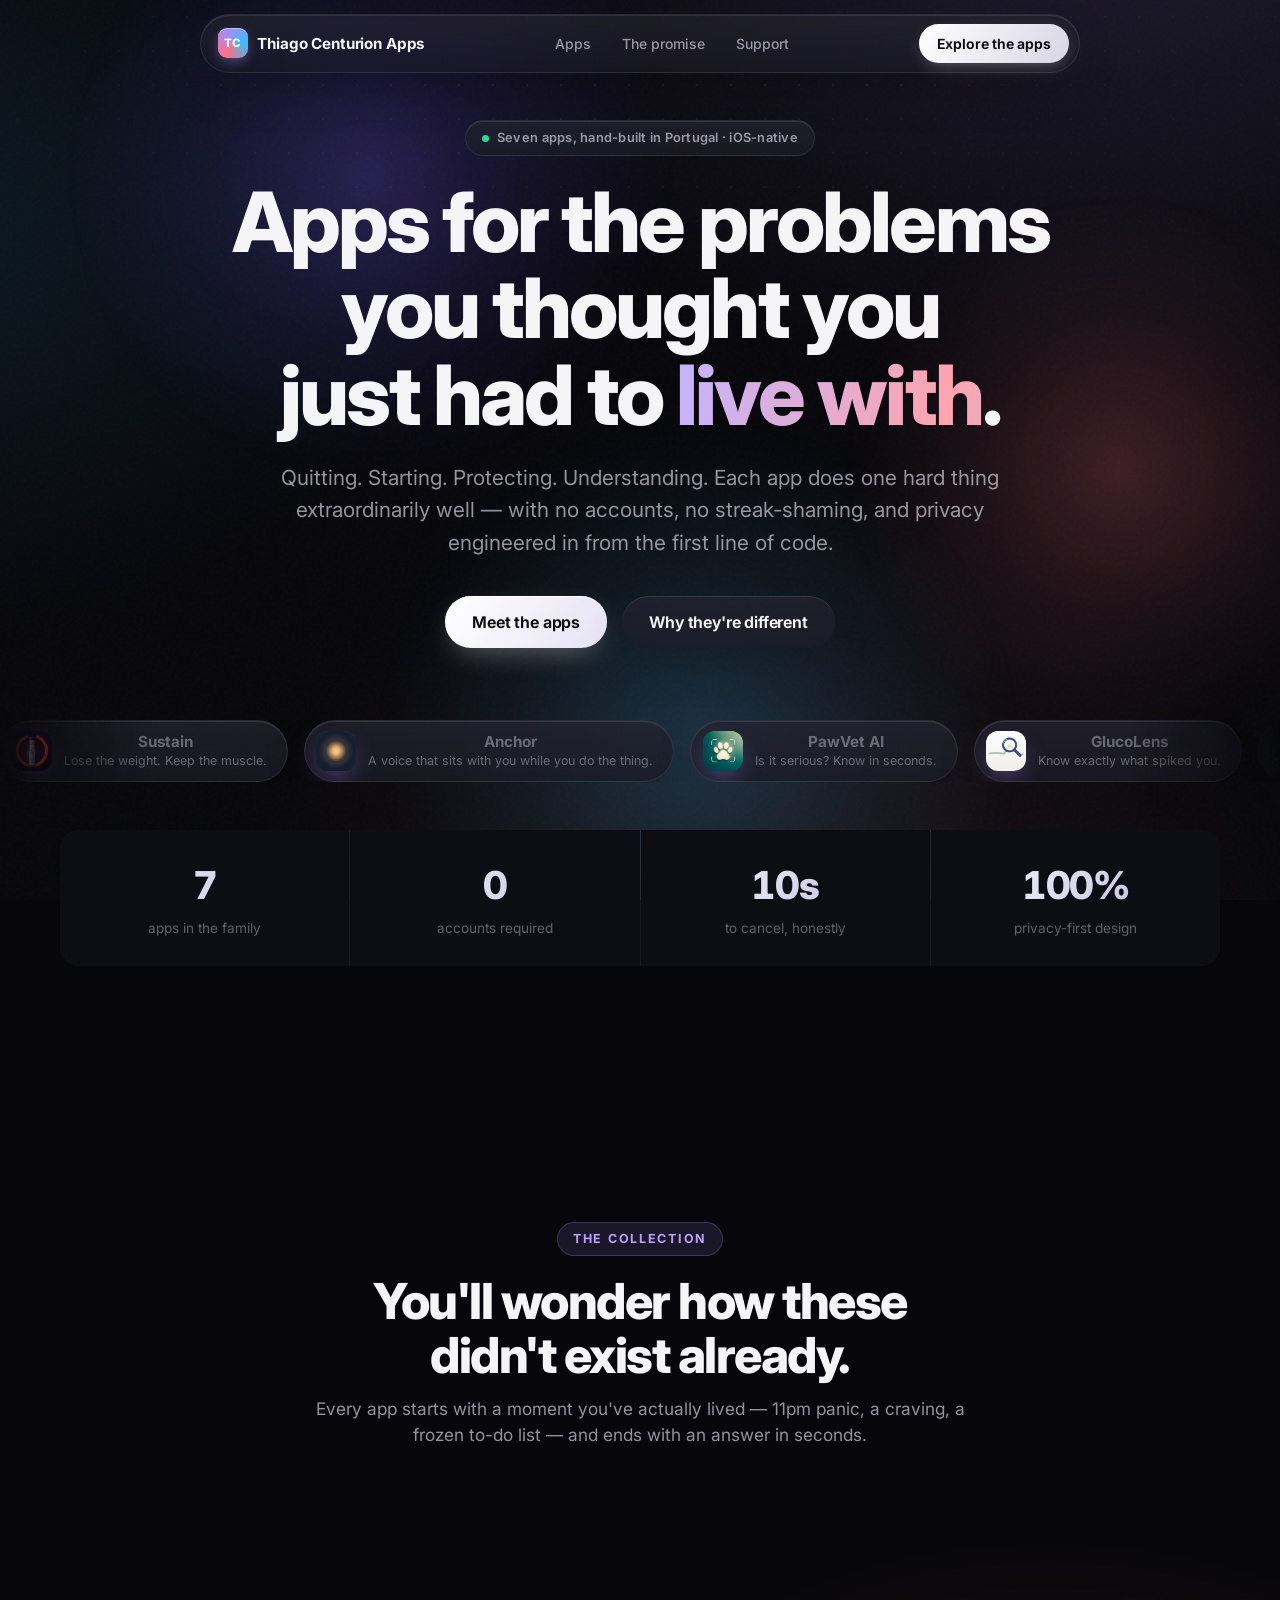
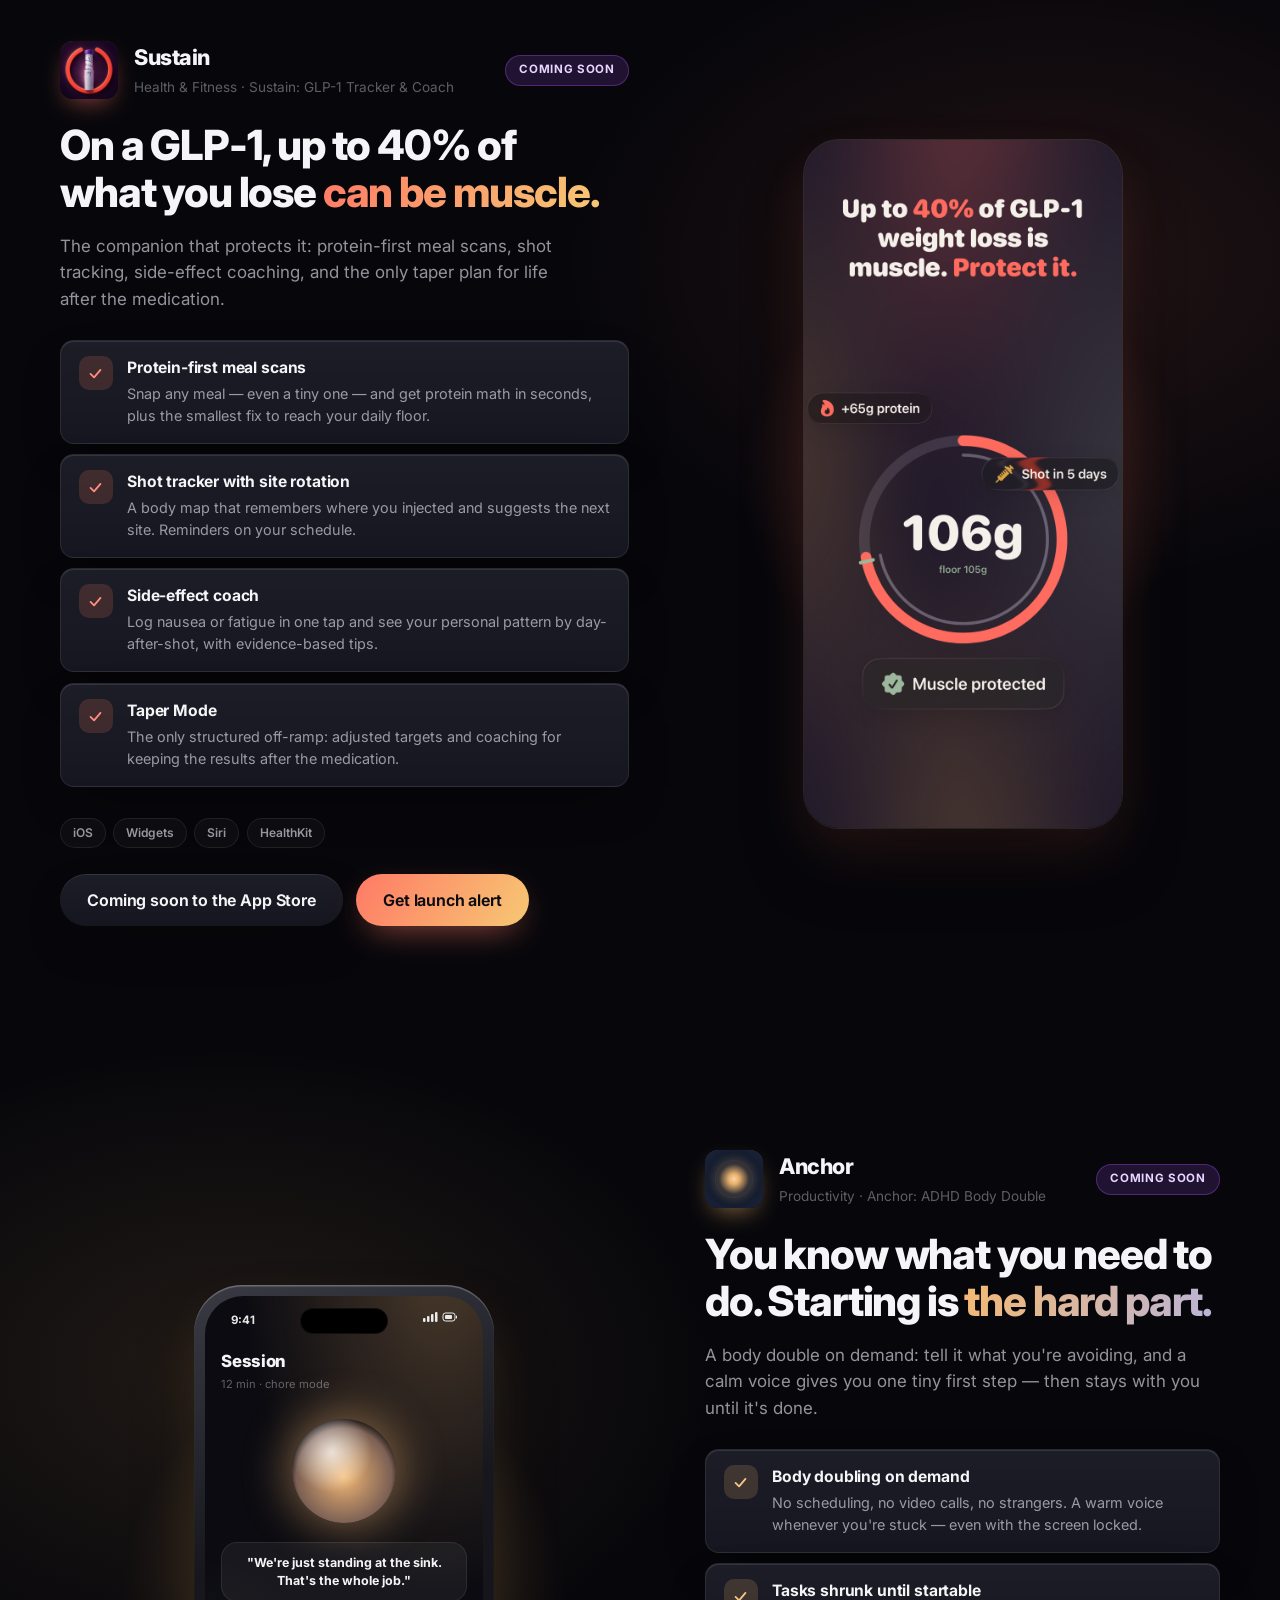
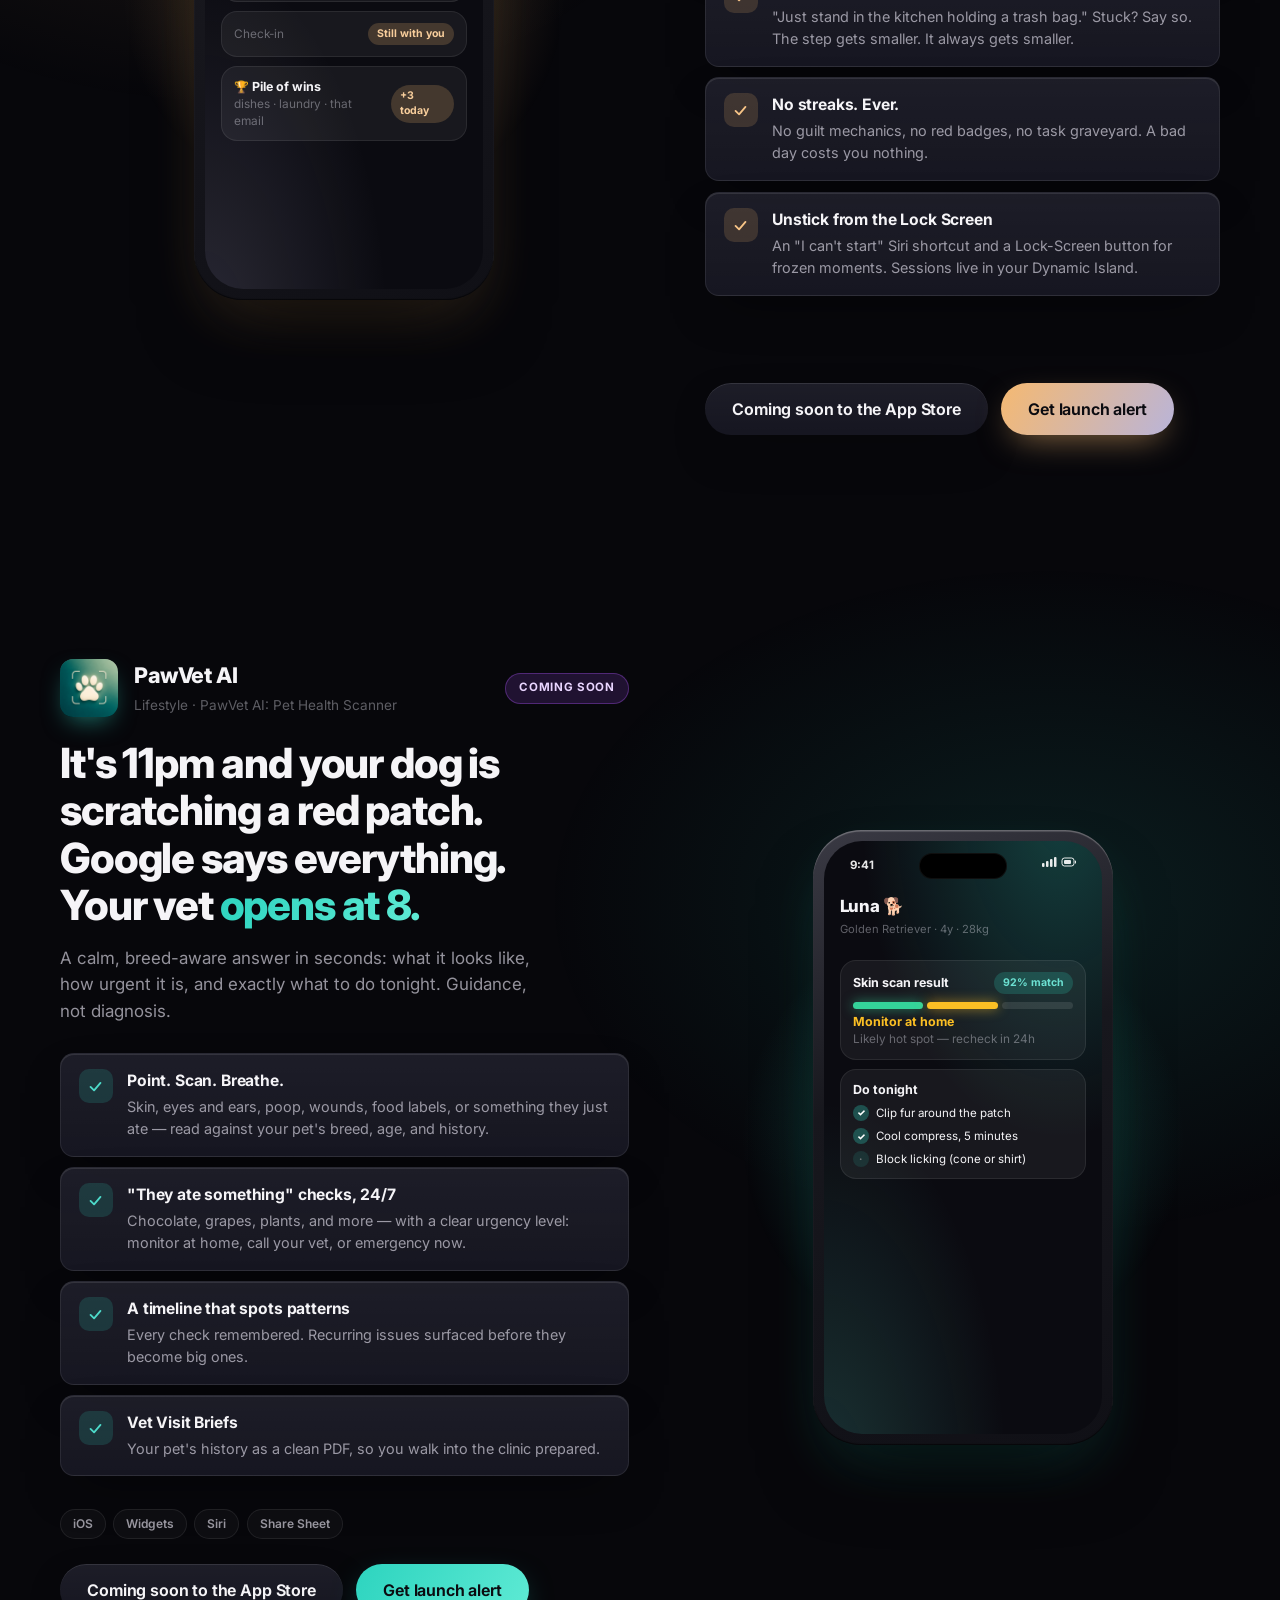
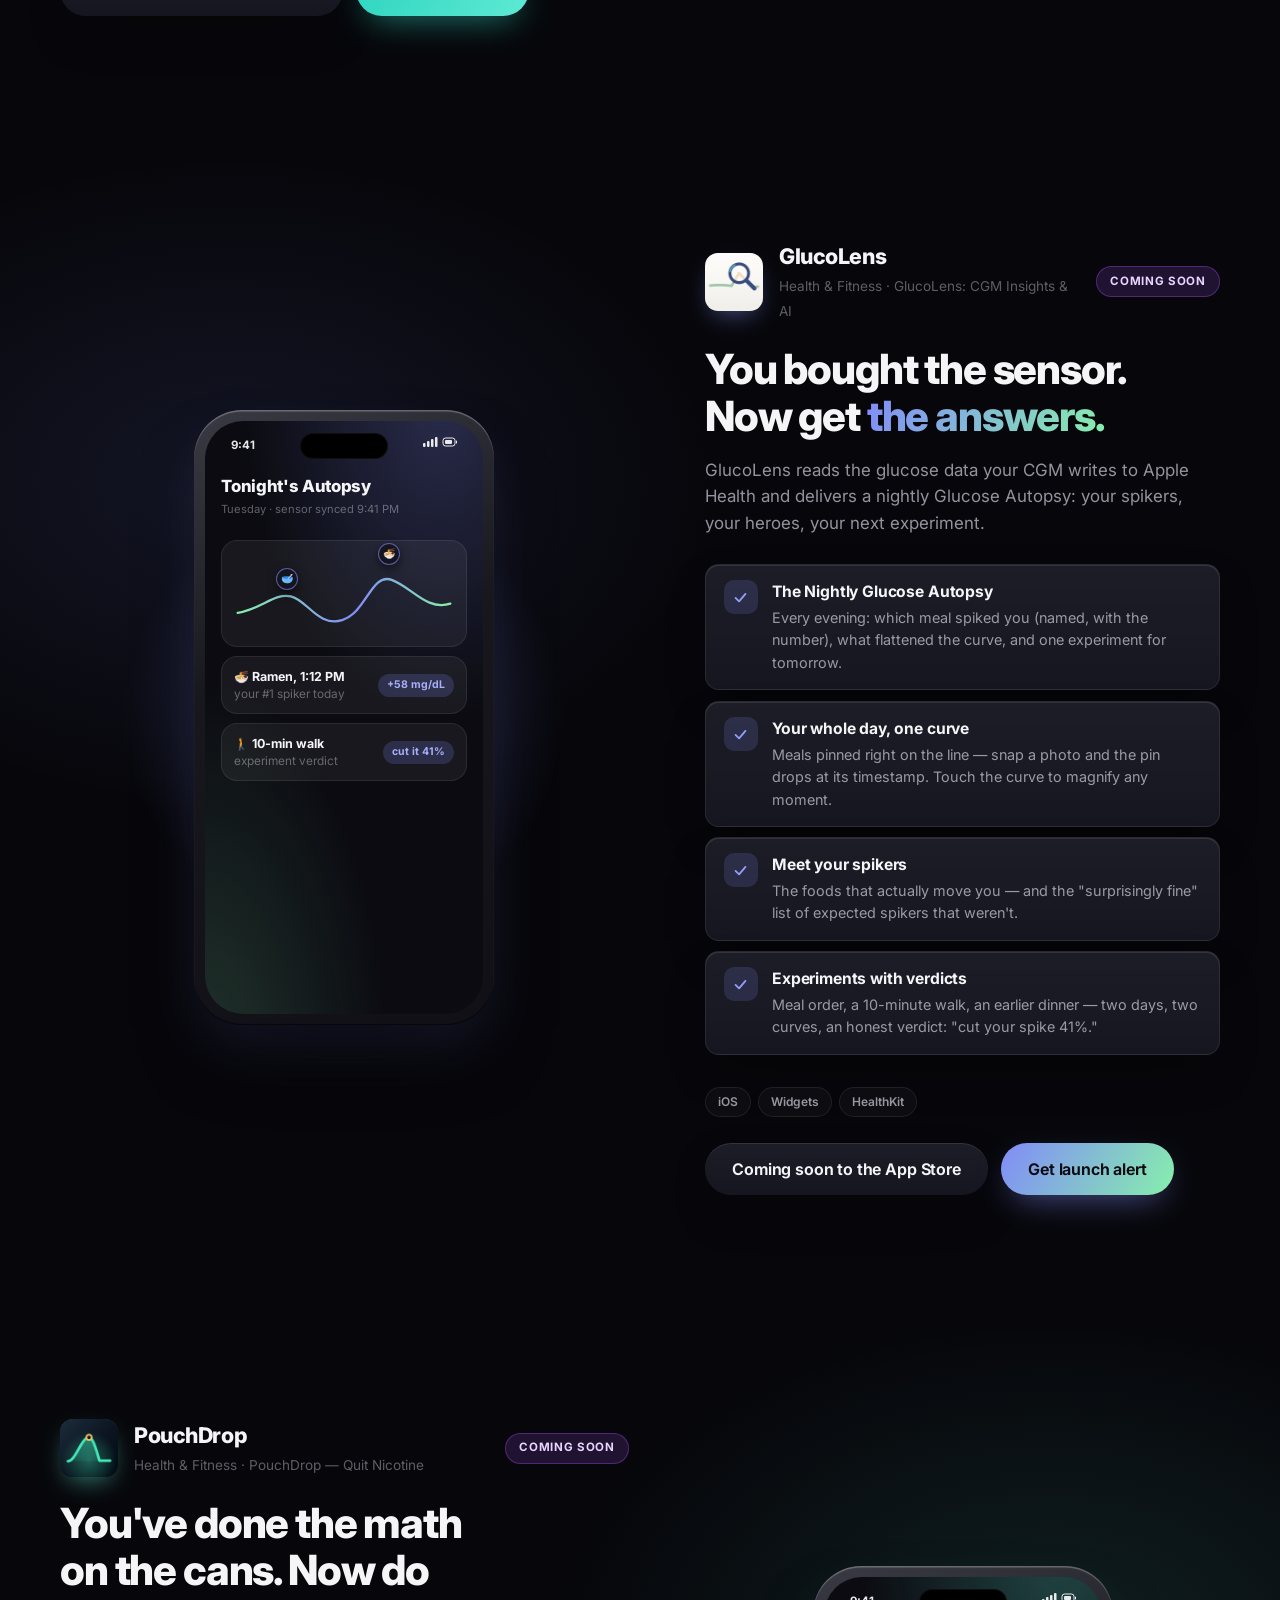
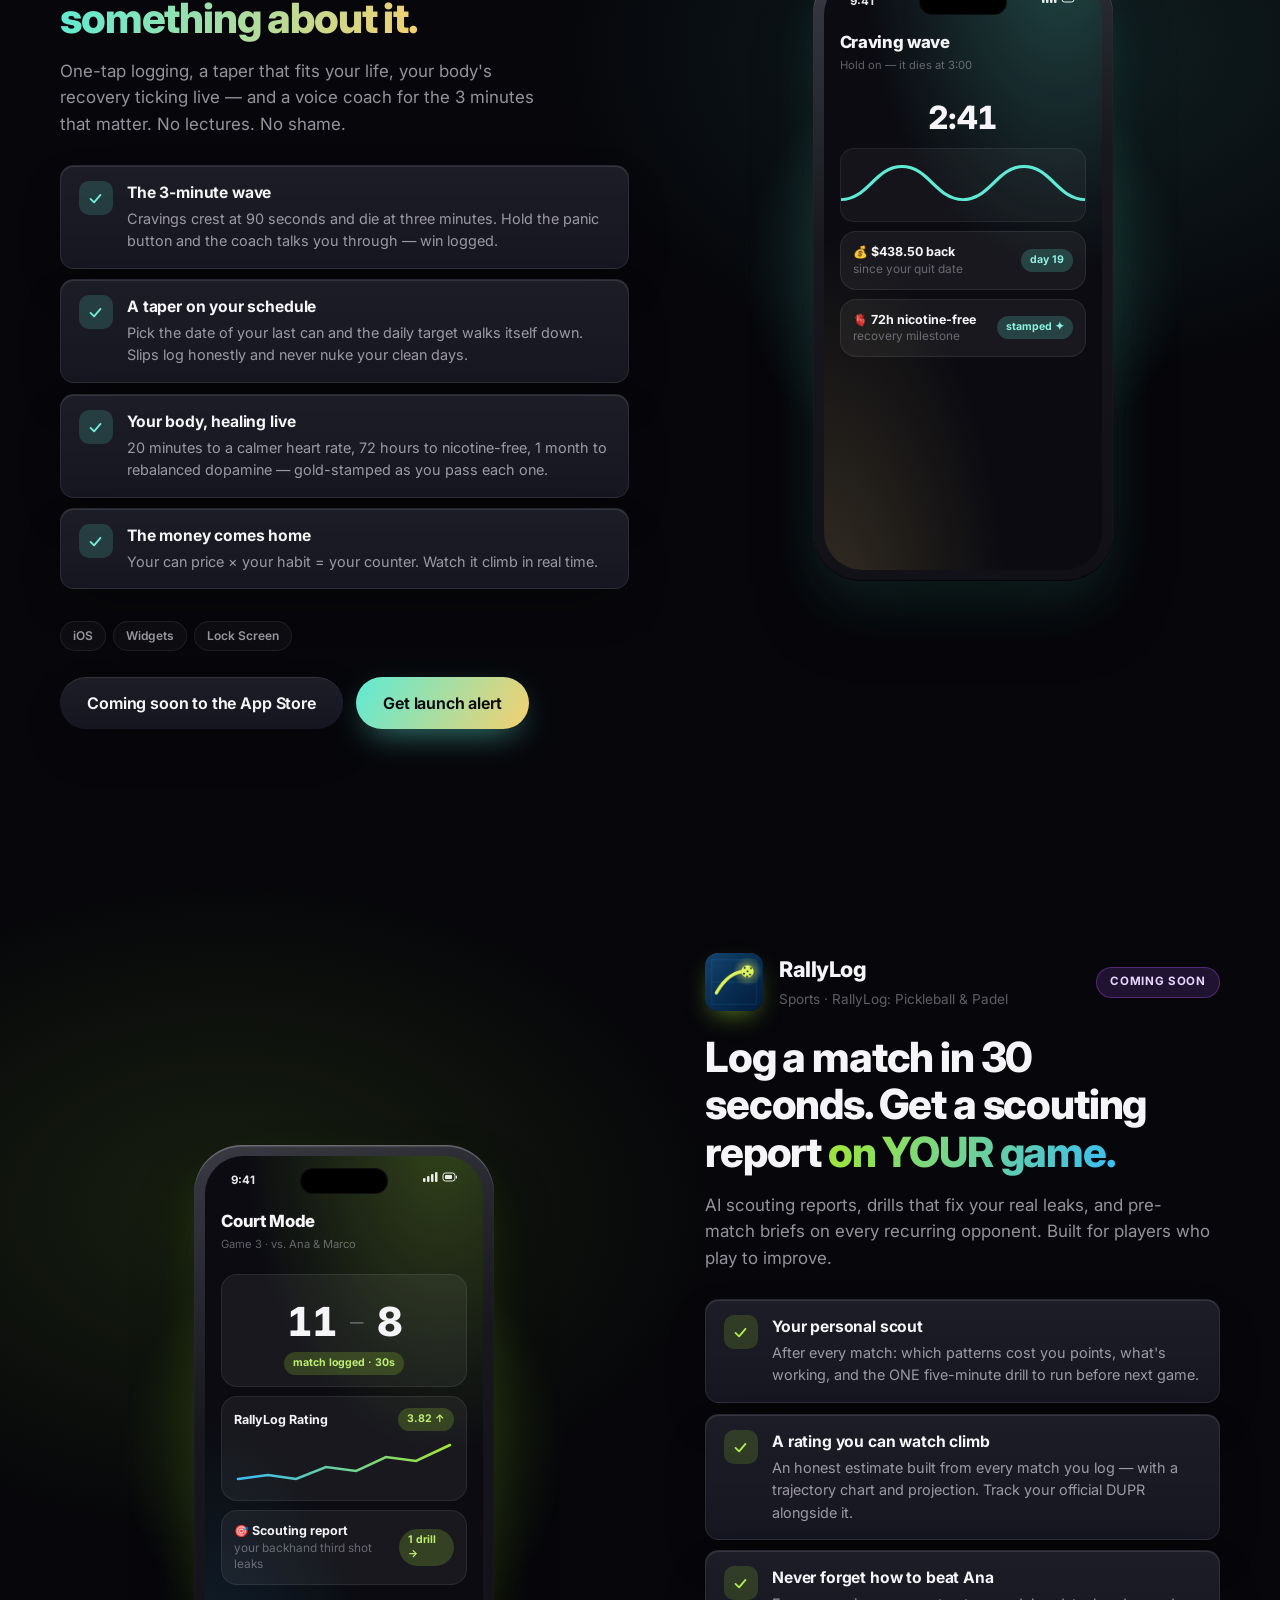
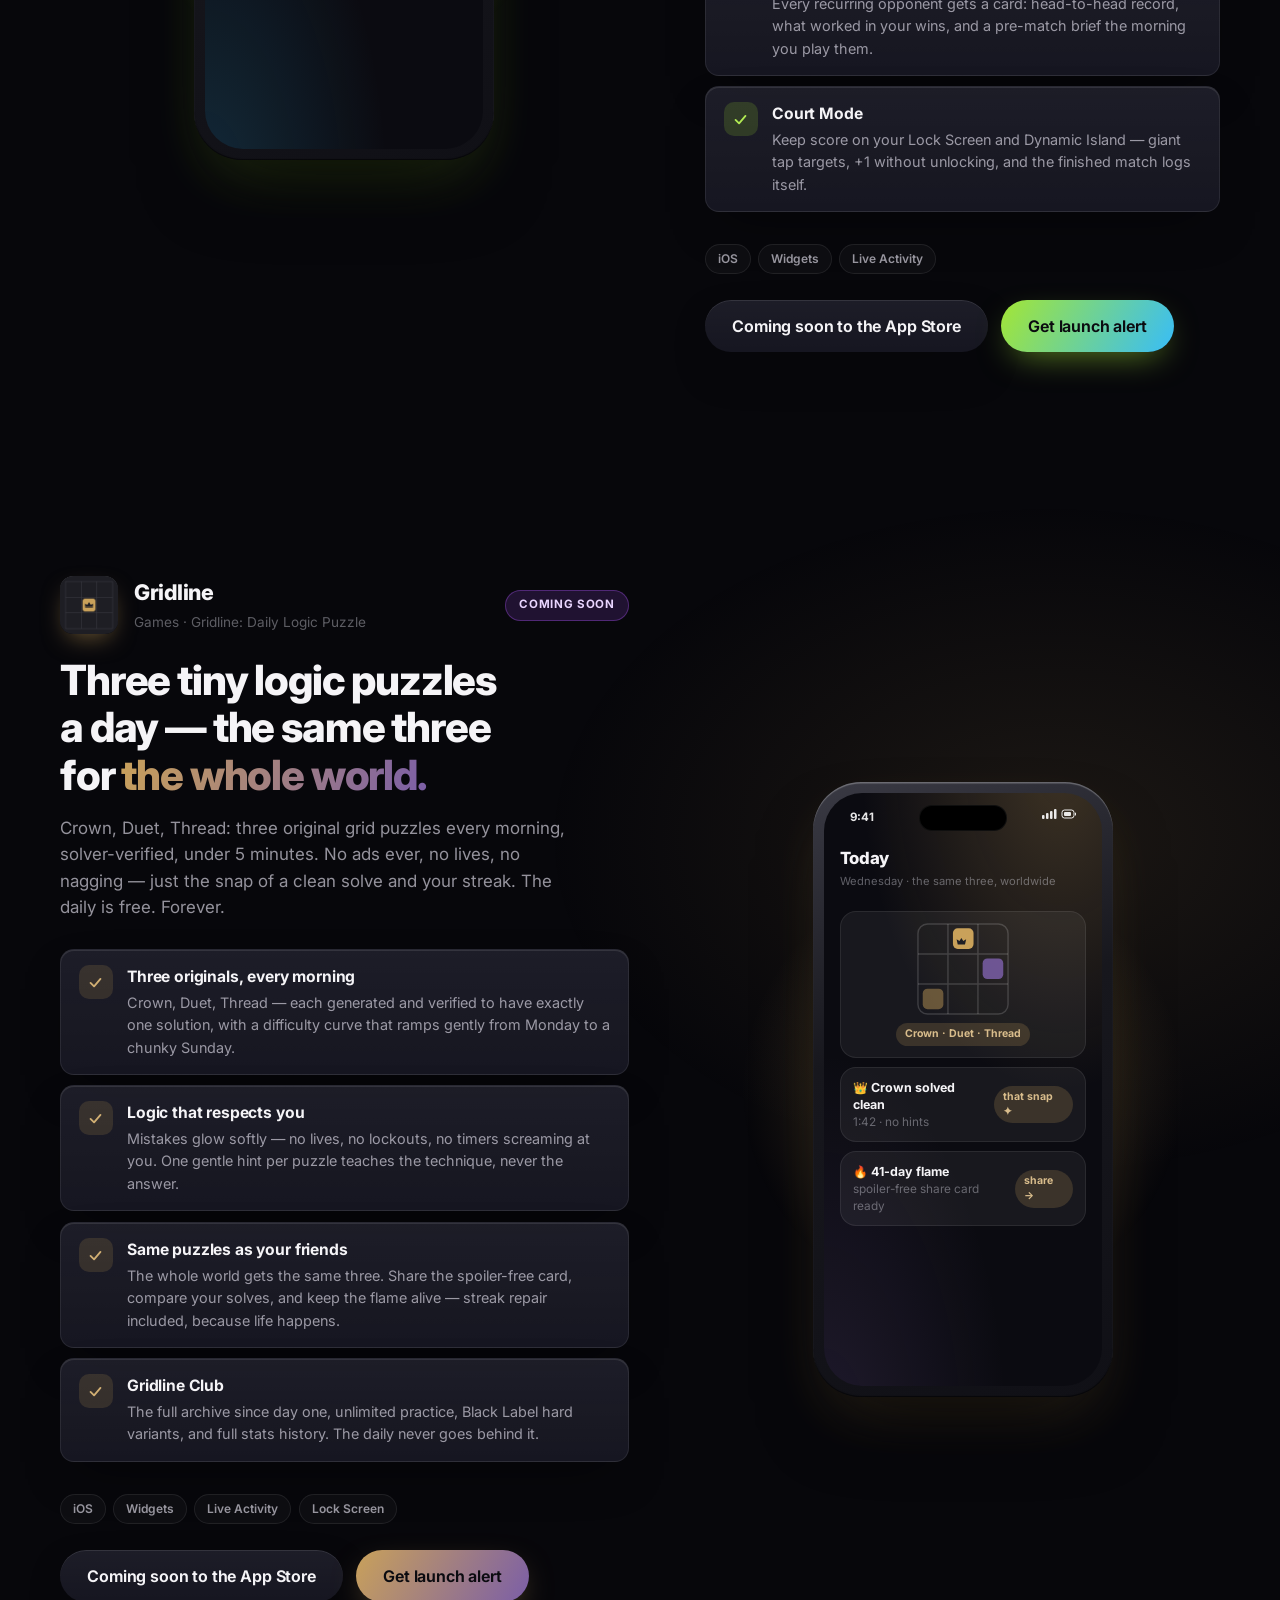
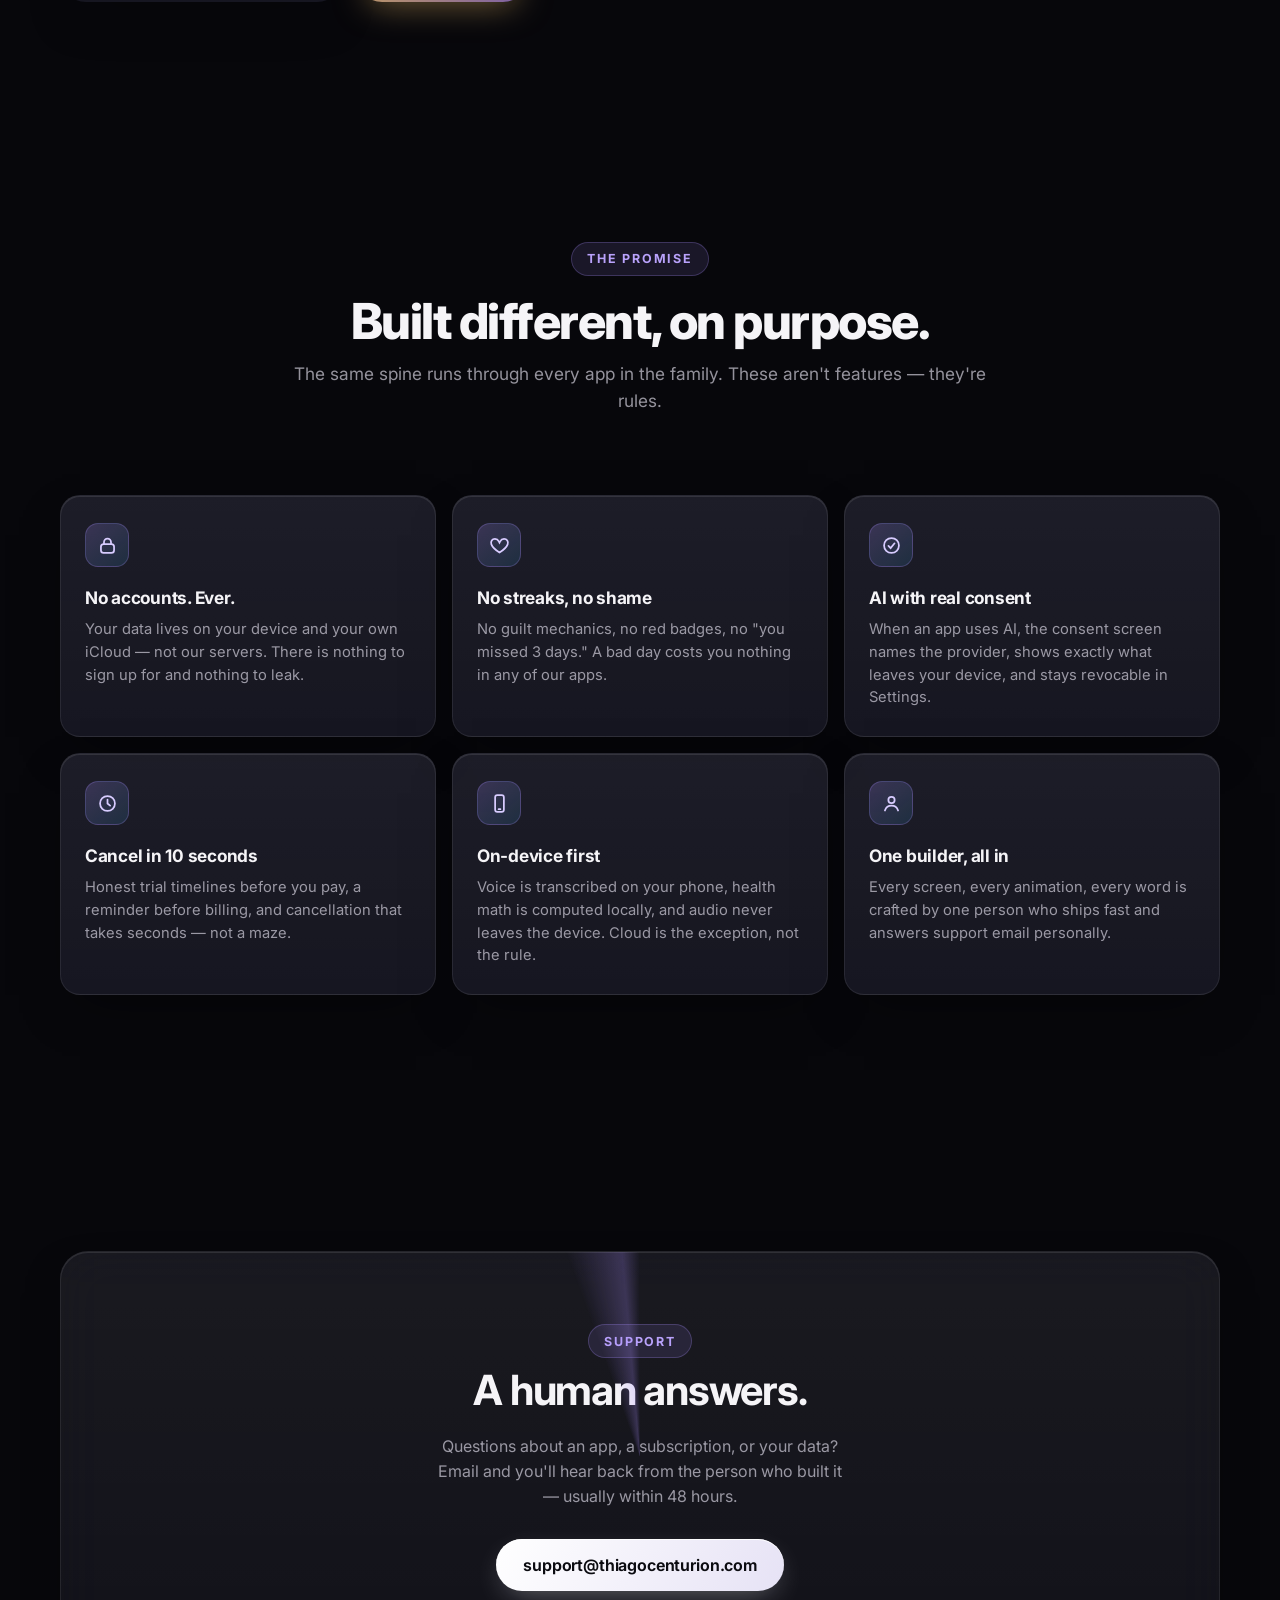
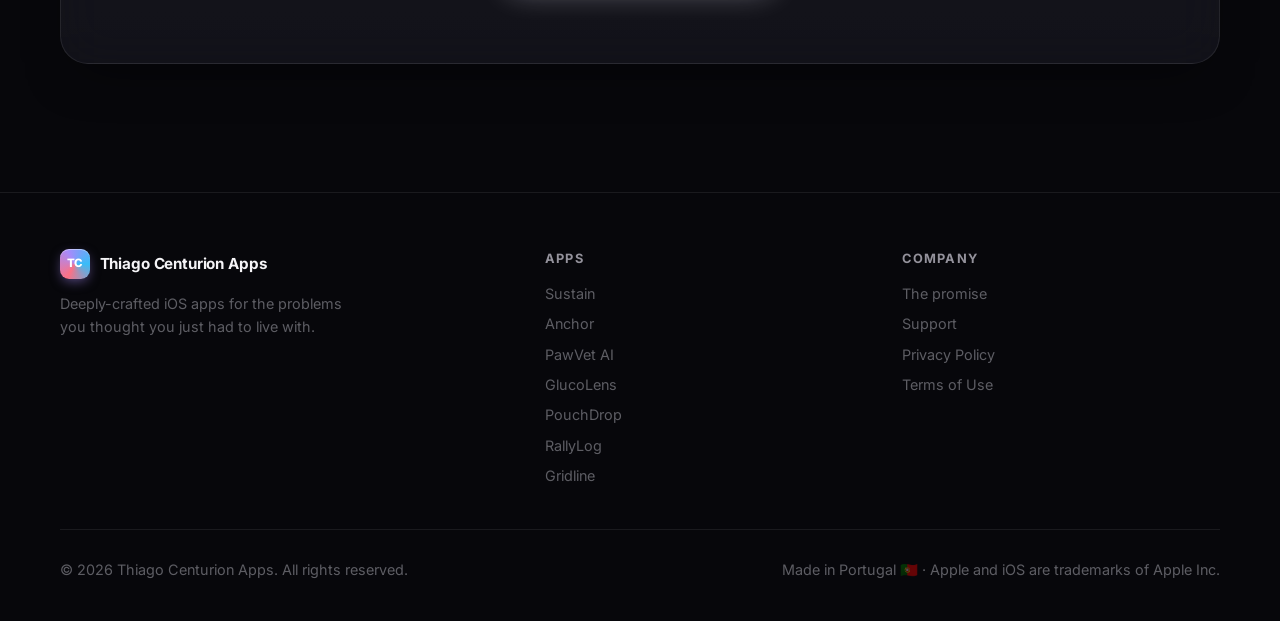
<file: docs/index.html>
<!DOCTYPE html>
<html lang="en">
<head>
    <meta charset="UTF-8">
    <meta name="viewport" content="width=device-width, initial-scale=1.0, viewport-fit=cover">
    <title>Thiago Centurion Apps — Apps you didn't know you needed</title>
    <meta name="description" content="Seven deeply-crafted iOS apps for the problems you thought you just had to live with. No accounts. Privacy by design. Cancel in 10 seconds.">
    <meta name="theme-color" content="#07070b">

    <!-- Open Graph -->
    <meta property="og:type" content="website">
    <meta property="og:title" content="Thiago Centurion Apps — Apps you didn't know you needed">
    <meta property="og:description" content="Seven deeply-crafted iOS apps for the problems you thought you just had to live with. No accounts. Privacy by design.">
    <meta property="og:url" content="https://apps.thiagocenturion.com/">
    <meta property="og:image" content="https://apps.thiagocenturion.com/assets/og.png">
    <meta name="twitter:card" content="summary_large_image">

    <link rel="icon" href="data:image/svg+xml,%3Csvg xmlns='http://www.w3.org/2000/svg' viewBox='0 0 64 64'%3E%3Cdefs%3E%3ClinearGradient id='g' x1='0' y1='0' x2='1' y2='1'%3E%3Cstop offset='0' stop-color='%23a78bfa'/%3E%3Cstop offset='.5' stop-color='%23fb7185'/%3E%3Cstop offset='1' stop-color='%2338bdf8'/%3E%3C/linearGradient%3E%3C/defs%3E%3Crect width='64' height='64' rx='15' fill='url(%23g)'/%3E%3Ctext x='32' y='42' font-family='-apple-system,Arial' font-size='26' font-weight='800' fill='white' text-anchor='middle'%3ETC%3C/text%3E%3C/svg%3E">

    <link rel="preconnect" href="https://fonts.googleapis.com">
    <link rel="preconnect" href="https://fonts.gstatic.com" crossorigin>
    <link href="https://fonts.googleapis.com/css2?family=Inter:wght@400;500;600;700;800&display=swap" rel="stylesheet">

    <link rel="stylesheet" href="styles.css">
</head>
<body>
    <!-- ambient background -->
    <div class="bg-canvas" aria-hidden="true">
        <div class="orb orb-1"></div>
        <div class="orb orb-2"></div>
        <div class="orb orb-3"></div>
    </div>
    <div class="noise" aria-hidden="true"></div>
    <div class="scroll-progress" id="scroll-progress" aria-hidden="true"></div>

    <!-- navigation -->
    <div class="nav-wrap">
        <nav class="nav glass" id="nav" aria-label="Main">
            <a class="nav-brand" href="#top">
                <span class="nav-logo" aria-hidden="true">TC</span>
                <span id="brand-name">Thiago Centurion Apps</span>
            </a>
            <div class="nav-links">
                <a href="#apps">Apps</a>
                <a href="#promise">The promise</a>
                <a href="#support">Support</a>
            </div>
            <a class="nav-cta" href="#apps">Explore the apps</a>
            <button class="nav-burger" id="nav-burger" aria-expanded="false" aria-controls="mobile-menu" aria-label="Menu">
                <span></span><span></span>
            </button>
        </nav>
    </div>

    <!-- mobile menu -->
    <div class="mobile-menu" id="mobile-menu" aria-hidden="true">
        <nav aria-label="Mobile">
            <a href="#apps">Apps</a>
            <a href="#promise">The promise</a>
            <a href="#support">Support</a>
            <a href="privacy.html">Privacy</a>
            <a href="terms.html">Terms</a>
        </nav>
    </div>

    <main id="top">
        <!-- hero -->
        <header class="hero">
            <div class="container">
                <span class="hero-eyebrow glass"><span class="dot"></span> <span id="hero-eyebrow-text">Apps hand-built in Portugal · iOS-native</span></span>
                <h1 id="hero-title">
                    <!-- words injected by site.js for staggered reveal -->
                    Apps for the problems you thought you just had to <span class="grad">live with</span>.
                </h1>
                <p class="hero-sub">Quitting. Starting. Protecting. Understanding. Each app does one hard thing extraordinarily well — with no accounts, no streak-shaming, and privacy engineered in from the first line of code.</p>
                <div class="hero-actions">
                    <a class="btn btn-primary" href="#apps">Meet the apps</a>
                    <a class="btn btn-glass glass" href="#promise">Why they're different</a>
                </div>
            </div>
            <div class="rail" id="app-rail" aria-hidden="true"></div>
        </header>

        <!-- stats -->
        <section class="section" style="padding-top: 0;">
            <div class="container">
                <div class="stats glass-card reveal">
                    <div class="stat"><b data-count="7" id="stat-app-count">0</b><span>apps in the family</span></div>
                    <div class="stat"><b data-count="0">0</b><span>accounts required</span></div>
                    <div class="stat"><b><span data-count="10">0</span>s</b><span>to cancel, honestly</span></div>
                    <div class="stat"><b><span data-count="100">0</span>%</b><span>privacy-first design</span></div>
                </div>
            </div>
        </section>

        <!-- apps -->
        <section class="section" id="apps" style="padding-bottom: 0;">
            <div class="container">
                <div class="section-head reveal">
                    <span class="kicker">The collection</span>
                    <h2>You'll wonder how these didn't exist already.</h2>
                    <p>Every app starts with a moment you've actually lived — 11pm panic, a craving, a frozen to-do list — and ends with an answer in seconds.</p>
                </div>
            </div>
            <div id="showcases"><!-- rendered by site.js --></div>
        </section>

        <!-- promise -->
        <section class="section" id="promise">
            <div class="container">
                <div class="section-head reveal">
                    <span class="kicker">The promise</span>
                    <h2>Built different, on purpose.</h2>
                    <p>The same spine runs through every app in the family. These aren't features — they're rules.</p>
                </div>
                <div class="values-grid" id="values-grid"><!-- rendered by site.js --></div>
            </div>
        </section>

        <!-- support -->
        <section class="section" id="support">
            <div class="container">
                <div class="support-panel glass reveal-scale">
                    <span class="kicker">Support</span>
                    <h2>A human answers.</h2>
                    <p>Questions about an app, a subscription, or your data? Email and you'll hear back from the person who built it — usually within 48 hours.</p>
                    <a class="btn btn-primary" href="mailto:support@thiagocenturion.com">support@thiagocenturion.com</a>
                </div>
            </div>
        </section>
    </main>

    <!-- footer -->
    <footer class="footer">
        <div class="container">
            <div class="footer-grid">
                <div>
                    <div class="nav-brand" style="margin-bottom: 0.9rem;">
                        <span class="nav-logo" aria-hidden="true">TC</span>
                        <span id="footer-brand" style="color: var(--text);">Thiago Centurion Apps</span>
                    </div>
                    <p style="max-width: 34ch; margin: 0;" id="footer-tagline">Deeply-crafted iOS apps for the problems you thought you just had to live with.</p>
                </div>
                <div>
                    <h4>Apps</h4>
                    <ul id="footer-apps"></ul>
                </div>
                <div>
                    <h4>Company</h4>
                    <ul>
                        <li><a href="#promise">The promise</a></li>
                        <li><a href="#support">Support</a></li>
                        <li><a href="privacy.html">Privacy Policy</a></li>
                        <li><a href="terms.html">Terms of Use</a></li>
                    </ul>
                </div>
            </div>
            <div class="footer-bottom">
                <span>&copy; <span id="current-year"></span> <span id="footer-brand-2">Thiago Centurion Apps</span>. All rights reserved.</span>
                <span>Made in Portugal 🇵🇹 · Apple and iOS are trademarks of Apple Inc.</span>
            </div>
        </div>
    </footer>

    <script src="site.js"></script>
</body>
</html>
</file>
<file: docs/styles.css>
/* ==========================================================================
   Thiago Centurion Apps — design system
   Apple liquid-glass aesthetic · dark aurora theme · zero build step
   ========================================================================== */

:root {
  --bg: #07070b;
  --bg-elev: #0d0d14;
  --text: #f5f4f7;
  --text-dim: rgba(235, 233, 245, 0.62);
  --text-faint: rgba(235, 233, 245, 0.38);
  --line: rgba(255, 255, 255, 0.08);
  --line-strong: rgba(255, 255, 255, 0.14);
  --brand-1: #a78bfa;
  --brand-2: #fb7185;
  --brand-3: #38bdf8;
  --glass: rgba(22, 22, 32, 0.55);
  --glass-strong: rgba(24, 24, 36, 0.78);
  --radius-lg: 28px;
  --radius-md: 20px;
  --radius-sm: 14px;
  --font: -apple-system, BlinkMacSystemFont, "SF Pro Display", "Inter", "Segoe UI", Roboto, Helvetica, Arial, sans-serif;
  --ease-out: cubic-bezier(0.22, 1, 0.36, 1);
  --ease-spring: cubic-bezier(0.34, 1.4, 0.44, 1);
  /* per-app accents get injected as --a1/--a2 on sections */
  --a1: var(--brand-1);
  --a2: var(--brand-2);
}

/* ---------- base ---------- */

*, *::before, *::after { box-sizing: border-box; }

html {
  scroll-behavior: smooth;
  -webkit-text-size-adjust: 100%;
  text-size-adjust: 100%;
  overflow-x: clip;
}

body {
  margin: 0;
  font-family: var(--font);
  background: var(--bg);
  color: var(--text);
  line-height: 1.55;
  -webkit-font-smoothing: antialiased;
  overflow-x: clip;
}

img, svg { display: block; max-width: 100%; }

a { color: inherit; text-decoration: none; }

::selection { background: rgba(167, 139, 250, 0.35); }

:focus-visible {
  outline: 2px solid var(--brand-1);
  outline-offset: 3px;
  border-radius: 6px;
}

/* ---------- layout helpers ---------- */

.container {
  width: min(1160px, 100% - 2.5rem);
  margin-inline: auto;
}

.section {
  position: relative;
  padding: clamp(4.5rem, 10vw, 8rem) 0;
}

/* ---------- background canvas (aurora + grid + noise) ---------- */

.bg-canvas {
  position: fixed;
  inset: 0;
  z-index: -2;
  overflow: hidden;
  pointer-events: none;
  background:
    radial-gradient(1200px 800px at 85% -10%, rgba(167, 139, 250, 0.14), transparent 60%),
    radial-gradient(1000px 700px at -10% 25%, rgba(56, 189, 248, 0.10), transparent 60%),
    radial-gradient(900px 900px at 60% 110%, rgba(251, 113, 133, 0.10), transparent 60%),
    var(--bg);
}

.bg-canvas::after {
  /* faint dot grid */
  content: "";
  position: absolute;
  inset: 0;
  background-image: radial-gradient(rgba(255, 255, 255, 0.055) 1px, transparent 1px);
  background-size: 34px 34px;
  -webkit-mask-image: radial-gradient(ellipse 90% 70% at 50% 0%, black 10%, transparent 75%);
  mask-image: radial-gradient(ellipse 90% 70% at 50% 0%, black 10%, transparent 75%);
}

/* Orbs are "pre-blurred" via soft radial-gradient falloff — no filter: blur,
   which is prohibitively expensive to composite at this size on mobile GPUs. */
.orb {
  position: absolute;
  border-radius: 50%;
  opacity: 0.5;
  will-change: transform;
  animation: orb-drift 26s var(--ease-out) infinite alternate;
}

.orb-1 { width: 640px; height: 640px; top: -16%; left: 4%;  background: radial-gradient(circle, rgba(124, 92, 255, 0.55) 0%, rgba(124, 92, 255, 0.18) 38%, transparent 68%); }
.orb-2 { width: 580px; height: 580px; top: 20%; right: -10%; background: radial-gradient(circle, rgba(251, 113, 133, 0.45) 0%, rgba(251, 113, 133, 0.15) 38%, transparent 68%); animation-delay: -8s; animation-duration: 32s; }
.orb-3 { width: 680px; height: 680px; bottom: -20%; left: 28%; background: radial-gradient(circle, rgba(56, 189, 248, 0.42) 0%, rgba(56, 189, 248, 0.14) 38%, transparent 68%); animation-delay: -16s; animation-duration: 38s; }

@keyframes orb-drift {
  0%   { transform: translate3d(0, 0, 0) scale(1); }
  50%  { transform: translate3d(6vw, 4vh, 0) scale(1.12); }
  100% { transform: translate3d(-4vw, -3vh, 0) scale(0.95); }
}

.noise {
  position: fixed;
  inset: 0;
  z-index: -1;
  pointer-events: none;
  opacity: 0.5;
  background-image: url("data:image/svg+xml,%3Csvg viewBox='0 0 300 300' xmlns='http://www.w3.org/2000/svg'%3E%3Cfilter id='n'%3E%3CfeTurbulence type='fractalNoise' baseFrequency='0.85' numOctaves='3' stitchTiles='stitch'/%3E%3C/filter%3E%3Crect width='100%25' height='100%25' filter='url(%23n)' opacity='0.05'/%3E%3C/svg%3E");
}

/* ---------- scroll progress ---------- */

.scroll-progress {
  position: fixed;
  top: 0; left: 0;
  height: 2px;
  width: 100%;
  transform-origin: 0 50%;
  transform: scaleX(0);
  background: linear-gradient(90deg, var(--brand-1), var(--brand-2), var(--brand-3));
  z-index: 120;
  pointer-events: none;
}

/* ---------- liquid glass primitives ---------- */

/* Lightweight glass: translucent layers + inner highlight, NO backdrop-filter.
   Real blur is expensive to composite while scrolling (jank on phones), so it
   is reserved for the few floating chrome surfaces below. */
.glass {
  position: relative;
  background:
    linear-gradient(rgba(255, 255, 255, 0.045), rgba(255, 255, 255, 0.012)),
    var(--glass-strong);
  border: 1px solid var(--line);
  box-shadow:
    inset 0 1px 0 rgba(255, 255, 255, 0.10),
    0 20px 50px -20px rgba(0, 0, 0, 0.55);
}

/* True liquid glass — floating chrome only (few instances on screen at once) */
.nav.glass,
.support-panel.glass {
  background:
    linear-gradient(rgba(255, 255, 255, 0.045), rgba(255, 255, 255, 0.012)),
    var(--glass);
  -webkit-backdrop-filter: blur(24px) saturate(160%);
  backdrop-filter: blur(24px) saturate(160%);
}

.glass-card {
  border-radius: var(--radius-md);
  overflow: hidden;
}

/* cursor spotlight (set via --mx/--my from JS) */
.spotlight::before {
  content: "";
  position: absolute;
  inset: -1px;
  border-radius: inherit;
  background: radial-gradient(320px circle at var(--mx, 50%) var(--my, 50%),
              rgba(255, 255, 255, 0.08), transparent 65%);
  opacity: 0;
  transition: opacity 0.4s ease;
  pointer-events: none;
}

.spotlight:hover::before { opacity: 1; }

/* ---------- navigation ---------- */

.nav-wrap {
  position: fixed;
  top: calc(env(safe-area-inset-top, 0px) + 14px);
  left: 0; right: 0;
  z-index: 100;
  display: flex;
  justify-content: center;
  padding-inline: 1rem;
  pointer-events: none;
}

.nav {
  pointer-events: auto;
  display: flex;
  align-items: center;
  gap: 1.5rem;
  padding: 0.55rem 0.65rem 0.55rem 1.05rem;
  border-radius: 999px;
  width: min(880px, 100%);
  justify-content: space-between;
  transition: box-shadow 0.5s ease, background 0.5s ease, transform 0.5s var(--ease-out);
}

.nav.scrolled {
  box-shadow:
    inset 0 1px 0 rgba(255, 255, 255, 0.12),
    0 18px 44px -14px rgba(0, 0, 0, 0.7);
}

.nav-brand {
  display: flex;
  align-items: center;
  gap: 0.6rem;
  font-weight: 700;
  font-size: 0.95rem;
  letter-spacing: -0.01em;
  white-space: nowrap;
}

.nav-logo {
  width: 30px; height: 30px;
  border-radius: 9px;
  background: conic-gradient(from 210deg, var(--brand-2), var(--brand-1), var(--brand-3), var(--brand-2));
  box-shadow: inset 0 1px 0 rgba(255,255,255,0.4), 0 4px 12px -2px rgba(167,139,250,0.5);
  display: grid;
  place-items: center;
  color: #fff;
  font-size: 0.72rem;
  font-weight: 800;
}

.nav-links {
  display: flex;
  align-items: center;
  gap: 0.25rem;
}

.nav-links a {
  padding: 0.5rem 0.85rem;
  border-radius: 999px;
  font-size: 0.875rem;
  font-weight: 500;
  color: var(--text-dim);
  transition: color 0.25s ease, background 0.25s ease;
}

.nav-links a:hover { color: var(--text); background: rgba(255, 255, 255, 0.07); }

.nav-cta {
  padding: 0.55rem 1.1rem;
  border-radius: 999px;
  font-size: 0.875rem;
  font-weight: 650;
  color: #0b0b10;
  background: linear-gradient(120deg, #fff, #d8d5e6);
  box-shadow: 0 6px 18px -6px rgba(255, 255, 255, 0.35);
  transition: transform 0.3s var(--ease-spring), box-shadow 0.3s ease;
  white-space: nowrap;
}

.nav-cta:hover { transform: translateY(-1px) scale(1.03); box-shadow: 0 10px 26px -8px rgba(255,255,255,0.45); }

.nav-burger {
  display: none;
  width: 42px; height: 42px;
  border-radius: 999px;
  border: 1px solid var(--line);
  background: rgba(255, 255, 255, 0.05);
  cursor: pointer;
  padding: 0;
  position: relative;
}

.nav-burger span {
  position: absolute;
  left: 50%; top: 50%;
  width: 16px; height: 1.6px;
  background: var(--text);
  border-radius: 2px;
  transform: translate(-50%, calc(-50% - 4px));
  transition: transform 0.35s var(--ease-out), opacity 0.2s ease;
}

.nav-burger span:nth-child(2) { transform: translate(-50%, calc(-50% + 4px)); }

.nav-burger[aria-expanded="true"] span:nth-child(1) { transform: translate(-50%, -50%) rotate(45deg); }
.nav-burger[aria-expanded="true"] span:nth-child(2) { transform: translate(-50%, -50%) rotate(-45deg); }

/* mobile menu sheet */
.mobile-menu {
  position: fixed;
  inset: 0;
  z-index: 90;
  display: grid;
  place-items: center;
  background: rgba(7, 7, 12, 0.72);
  -webkit-backdrop-filter: blur(28px) saturate(150%);
  backdrop-filter: blur(28px) saturate(150%);
  opacity: 0;
  pointer-events: none;
  transition: opacity 0.4s ease;
}

.mobile-menu.open { opacity: 1; pointer-events: auto; }

.mobile-menu nav {
  display: flex;
  flex-direction: column;
  align-items: center;
  gap: 0.4rem;
  text-align: center;
}

.mobile-menu a {
  font-size: 1.75rem;
  font-weight: 700;
  letter-spacing: -0.02em;
  padding: 0.6rem 1.4rem;
  border-radius: 16px;
  color: var(--text);
  opacity: 0;
  transform: translateY(16px);
  transition: opacity 0.45s ease, transform 0.5s var(--ease-out);
}

.mobile-menu.open a { opacity: 1; transform: translateY(0); }
.mobile-menu.open a:nth-child(1) { transition-delay: 0.05s; }
.mobile-menu.open a:nth-child(2) { transition-delay: 0.10s; }
.mobile-menu.open a:nth-child(3) { transition-delay: 0.15s; }
.mobile-menu.open a:nth-child(4) { transition-delay: 0.20s; }
.mobile-menu.open a:nth-child(5) { transition-delay: 0.25s; }

.mobile-menu a:active { background: rgba(255, 255, 255, 0.08); }

/* ---------- hero ---------- */

.hero {
  position: relative;
  min-height: 92svh;
  display: flex;
  flex-direction: column;
  justify-content: center;
  padding-top: calc(env(safe-area-inset-top, 0px) + 7.5rem);
  padding-bottom: 3rem;
  text-align: center;
}

.hero-eyebrow {
  display: inline-flex;
  align-items: center;
  gap: 0.5rem;
  margin-inline: auto;
  padding: 0.45rem 1rem;
  border-radius: 999px;
  font-size: 0.8rem;
  font-weight: 600;
  letter-spacing: 0.02em;
  color: var(--text-dim);
}

.hero-eyebrow .dot {
  width: 7px; height: 7px;
  border-radius: 50%;
  background: #34d399;
  box-shadow: 0 0 0 0 rgba(52, 211, 153, 0.5);
  animation: ping 2.4s ease-out infinite;
}

@keyframes ping {
  0%   { box-shadow: 0 0 0 0 rgba(52, 211, 153, 0.45); }
  70%  { box-shadow: 0 0 0 9px rgba(52, 211, 153, 0); }
  100% { box-shadow: 0 0 0 0 rgba(52, 211, 153, 0); }
}

.hero h1 {
  margin: 1.4rem auto 0;
  max-width: 17ch;
  font-size: clamp(2.6rem, 7.5vw, 5.2rem);
  line-height: 1.04;
  letter-spacing: -0.035em;
  font-weight: 800;
  text-wrap: balance;
}

.hero h1 .grad {
  background: linear-gradient(100deg, #c4b5fd 0%, #fda4af 45%, #7dd3fc 90%);
  background-size: 200% 100%;
  -webkit-background-clip: text;
  background-clip: text;
  color: transparent;
  animation: grad-pan 7s ease-in-out infinite alternate;
}

@keyframes grad-pan {
  from { background-position: 0% 50%; }
  to   { background-position: 100% 50%; }
}

/* staggered word reveal */
.hero h1 .w {
  display: inline-block;
  opacity: 0;
  transform: translateY(0.55em) rotate(2deg);
  animation: word-in 0.9s var(--ease-out) forwards;
  animation-delay: calc(var(--i) * 70ms + 150ms);
}

@keyframes word-in {
  to { opacity: 1; transform: translateY(0) rotate(0); }
}

/* gradient span animates as one unit: entrance + gradient pan together */
.hero h1 .grad.w {
  animation:
    word-in 0.9s var(--ease-out) forwards,
    grad-pan 7s ease-in-out infinite alternate;
  animation-delay: calc(var(--i) * 70ms + 150ms), 0s;
}

.hero-sub {
  margin: 1.5rem auto 0;
  max-width: 56ch;
  font-size: clamp(1.05rem, 2.4vw, 1.3rem);
  color: var(--text-dim);
  text-wrap: pretty;
}

.hero-actions {
  display: flex;
  flex-wrap: wrap;
  gap: 0.9rem;
  justify-content: center;
  margin-top: 2.3rem;
}

/* ---------- buttons ---------- */

.btn {
  display: inline-flex;
  align-items: center;
  justify-content: center;
  gap: 0.55rem;
  min-height: 52px;
  padding: 0.85rem 1.7rem;
  border-radius: 999px;
  font-size: 1rem;
  font-weight: 650;
  letter-spacing: -0.01em;
  cursor: pointer;
  border: 0;
  transition: transform 0.35s var(--ease-spring), box-shadow 0.35s ease, background 0.3s ease;
  will-change: transform;
}

.btn-primary {
  color: #0b0b10;
  background: linear-gradient(120deg, #ffffff, #e6e2f5);
  box-shadow:
    inset 0 1px 0 rgba(255, 255, 255, 0.9),
    0 10px 30px -10px rgba(255, 255, 255, 0.4);
}

.btn-primary:hover {
  transform: translateY(-2px) scale(1.025);
  box-shadow: inset 0 1px 0 rgba(255,255,255,0.9), 0 16px 40px -12px rgba(255,255,255,0.5);
}

.btn-glass {
  color: var(--text);
  border-radius: 999px;
}

.btn-glass:hover { transform: translateY(-2px); background: rgba(255, 255, 255, 0.06); }

.btn-accent {
  color: #0b0b10;
  background: linear-gradient(120deg, var(--a1), var(--a2));
  box-shadow: 0 12px 34px -12px color-mix(in srgb, var(--a1) 65%, transparent);
}

.btn-accent:hover { transform: translateY(-2px) scale(1.02); }

.btn:active { transform: scale(0.97); }

/* ---------- app icon rail (marquee) ---------- */

.rail {
  margin-top: clamp(3rem, 7vw, 4.5rem);
  -webkit-mask-image: linear-gradient(90deg, transparent, black 12%, black 88%, transparent);
  mask-image: linear-gradient(90deg, transparent, black 12%, black 88%, transparent);
  overflow: hidden;
}

.rail-track {
  display: flex;
  gap: 1rem;
  width: max-content;
  animation: rail-scroll 36s linear infinite;
}

.rail:hover .rail-track { animation-play-state: paused; }

@keyframes rail-scroll {
  to { transform: translateX(-50%); }
}

.rail-chip {
  display: flex;
  align-items: center;
  gap: 0.75rem;
  padding: 0.65rem 1.25rem 0.65rem 0.7rem;
  border-radius: 999px;
  white-space: nowrap;
  transition: transform 0.35s var(--ease-spring), background 0.3s ease;
}

.rail-chip:hover { transform: translateY(-3px) scale(1.04); background: rgba(255,255,255,0.07); }

.rail-chip .app-glyph { width: 40px; height: 40px; border-radius: 12px; }

.rail-chip b { font-size: 0.95rem; font-weight: 700; }
.rail-chip span { font-size: 0.78rem; color: var(--text-faint); display: block; margin-top: -2px; }

/* ---------- app glyph (CSS icon) ---------- */

.app-glyph {
  position: relative;
  flex: none;
  display: grid;
  place-items: center;
  border-radius: 22.5%;
  background:
    radial-gradient(120% 120% at 20% 15%, rgba(255, 255, 255, 0.35), transparent 45%),
    linear-gradient(145deg, var(--a1), color-mix(in srgb, var(--a2) 80%, #000 20%));
  box-shadow:
    inset 0 1px 1px rgba(255, 255, 255, 0.45),
    inset 0 -6px 14px rgba(0, 0, 0, 0.25),
    0 10px 24px -8px color-mix(in srgb, var(--a1) 55%, transparent);
  color: rgba(255, 255, 255, 0.96);
}

.app-glyph svg { width: 55%; height: 55%; }

/* ---------- stats strip ---------- */

.stats {
  display: grid;
  grid-template-columns: repeat(4, 1fr);
  gap: 1px;
  border-radius: var(--radius-md);
  overflow: hidden;
  background: var(--line);
}

.stat {
  padding: 1.6rem 1rem;
  text-align: center;
  background: var(--bg-elev);
}

.stat b {
  display: block;
  font-size: clamp(1.7rem, 4vw, 2.4rem);
  font-weight: 800;
  letter-spacing: -0.03em;
  background: linear-gradient(120deg, #fff, #b9b2d9);
  -webkit-background-clip: text;
  background-clip: text;
  color: transparent;
  font-variant-numeric: tabular-nums;
}

.stat > span { font-size: 0.85rem; color: var(--text-faint); }
.stat b span { font-size: inherit; }

/* ---------- section headers ---------- */

.section-head { text-align: center; max-width: 44rem; margin: 0 auto clamp(3rem, 7vw, 5rem); }

.kicker {
  display: inline-block;
  font-size: 0.78rem;
  font-weight: 700;
  letter-spacing: 0.14em;
  text-transform: uppercase;
  padding: 0.4rem 0.95rem;
  border-radius: 999px;
  color: color-mix(in srgb, var(--a1) 80%, #fff 20%);
  background: color-mix(in srgb, var(--a1) 12%, transparent);
  border: 1px solid color-mix(in srgb, var(--a1) 25%, transparent);
}

.section-head h2 {
  margin: 1.1rem 0 0.8rem;
  font-size: clamp(1.9rem, 5vw, 3.1rem);
  line-height: 1.1;
  letter-spacing: -0.03em;
  font-weight: 800;
  text-wrap: balance;
}

.section-head p { color: var(--text-dim); font-size: 1.08rem; margin: 0; }

/* ---------- app showcase sections ---------- */

.showcase {
  position: relative;
  padding: clamp(3.5rem, 9vw, 7rem) 0;
}

.showcase::before {
  /* per-app ambient tint */
  content: "";
  position: absolute;
  inset: 0;
  background:
    radial-gradient(720px 480px at var(--tint-x, 82%) 30%,
      color-mix(in srgb, var(--a1) 11%, transparent), transparent 70%);
  pointer-events: none;
}

.showcase-inner {
  display: grid;
  grid-template-columns: 1.05fr 0.95fr;
  gap: clamp(2.5rem, 6vw, 5.5rem);
  align-items: center;
}

.showcase.flip .showcase-inner > .showcase-copy { order: 2; }
.showcase.flip .showcase-inner > .showcase-visual { order: 1; }

.showcase-copy .app-head {
  display: flex;
  align-items: center;
  gap: 1rem;
  margin-bottom: 1.4rem;
}

.showcase-copy .app-glyph { width: 58px; height: 58px; }

.app-head .app-title b {
  display: block;
  font-size: 1.35rem;
  font-weight: 800;
  letter-spacing: -0.02em;
}

.app-head .app-title span { font-size: 0.85rem; color: var(--text-faint); }

.badge-soon, .badge-live {
  margin-left: auto;
  font-size: 0.72rem;
  font-weight: 700;
  letter-spacing: 0.06em;
  text-transform: uppercase;
  padding: 0.35rem 0.8rem;
  border-radius: 999px;
  white-space: nowrap;
}

.badge-soon {
  color: #e9d5ff;
  background: rgba(168, 85, 247, 0.16);
  border: 1px solid rgba(168, 85, 247, 0.35);
}

.badge-live {
  color: #bbf7d0;
  background: rgba(52, 211, 153, 0.14);
  border: 1px solid rgba(52, 211, 153, 0.35);
}

.showcase-hook {
  font-size: clamp(1.7rem, 4.2vw, 2.6rem);
  line-height: 1.14;
  letter-spacing: -0.028em;
  font-weight: 800;
  margin: 0 0 1rem;
  text-wrap: balance;
}

.showcase-hook em {
  font-style: normal;
  background: linear-gradient(110deg, var(--a1), var(--a2));
  -webkit-background-clip: text;
  background-clip: text;
  color: transparent;
}

.showcase-sub {
  color: var(--text-dim);
  font-size: 1.06rem;
  margin: 0 0 1.8rem;
  max-width: 46ch;
  text-wrap: pretty;
}

.feature-list {
  display: grid;
  gap: 0.65rem;
  margin: 0 0 2rem;
  padding: 0;
  list-style: none;
}

.feature-item {
  display: flex;
  gap: 0.9rem;
  padding: 0.95rem 1.1rem;
  border-radius: var(--radius-sm);
  transition: transform 0.35s var(--ease-out), background 0.3s ease, border-color 0.3s ease;
}

.feature-item:hover {
  transform: translateX(6px);
  background: rgba(255, 255, 255, 0.055);
  border-color: color-mix(in srgb, var(--a1) 30%, var(--line));
}

.feature-item .f-ico {
  flex: none;
  width: 34px; height: 34px;
  border-radius: 10px;
  display: grid;
  place-items: center;
  background: color-mix(in srgb, var(--a1) 16%, transparent);
  color: color-mix(in srgb, var(--a1) 85%, #fff 15%);
}

.feature-item .f-ico svg { width: 17px; height: 17px; }

.feature-item b { display: block; font-size: 0.98rem; letter-spacing: -0.01em; }
.feature-item p { margin: 0.15rem 0 0; font-size: 0.9rem; color: var(--text-dim); }

.platform-tags {
  display: flex;
  flex-wrap: wrap;
  gap: 0.45rem;
  margin-bottom: 1.6rem;
}

.platform-tags span {
  font-size: 0.75rem;
  font-weight: 600;
  color: var(--text-dim);
  padding: 0.3rem 0.75rem;
  border-radius: 999px;
  border: 1px solid var(--line);
  background: rgba(255, 255, 255, 0.03);
}

.showcase-actions { display: flex; flex-wrap: wrap; gap: 0.8rem; }

/* ---------- phone mockup ---------- */

.showcase-visual {
  position: relative;
  display: flex;
  justify-content: center;
  perspective: 1400px;
}

.visual-orb {
  position: absolute;
  width: 460px; height: 460px;
  border-radius: 50%;
  top: 50%; left: 50%;
  transform: translate(-50%, -50%);
  background: radial-gradient(circle,
    color-mix(in srgb, var(--a1) 34%, transparent) 0%,
    color-mix(in srgb, var(--a1) 12%, transparent) 40%,
    transparent 68%);
  pointer-events: none;
  animation: breathe 7s ease-in-out infinite;
}

@keyframes breathe {
  0%, 100% { opacity: 0.65; transform: translate(-50%, -50%) scale(1); }
  50%      { opacity: 1;   transform: translate(-50%, -50%) scale(1.12); }
}

.phone {
  position: relative;
  width: min(300px, 78vw);
  transform-style: preserve-3d;
  transition: transform 0.25s ease-out;
  animation: phone-float 7.5s ease-in-out infinite;
}

/* Real App Store marketing frame — already a designed card with its own phone
   mockup inside, so it gets a clean rounded card instead of the CSS phone. */
.store-card {
  position: relative;
  width: min(320px, 80vw);
  border-radius: 36px;
  overflow: hidden;
  border: 1px solid rgba(255, 255, 255, 0.12);
  box-shadow:
    inset 0 1px 0 rgba(255, 255, 255, 0.15),
    0 40px 80px -30px rgba(0, 0, 0, 0.8),
    0 24px 60px -20px color-mix(in srgb, var(--a1) 30%, transparent);
  transform-style: preserve-3d;
  transition: transform 0.25s ease-out;
  animation: phone-float 7.5s ease-in-out infinite;
}

.store-card img { width: 100%; display: block; }

@keyframes phone-float {
  0%, 100% { translate: 0 0; }
  50%      { translate: 0 -12px; }
}

.phone-frame {
  border-radius: 48px;
  padding: 11px;
  background: linear-gradient(160deg, #3a3a44, #17171d 40%, #101016);
  box-shadow:
    inset 0 1.5px 1px rgba(255, 255, 255, 0.28),
    inset 0 -1px 1px rgba(0, 0, 0, 0.6),
    0 40px 80px -30px rgba(0, 0, 0, 0.8),
    0 24px 60px -20px color-mix(in srgb, var(--a1) 30%, transparent);
}

.phone-screen {
  position: relative;
  border-radius: 38px;
  aspect-ratio: 9 / 19.2;
  overflow: hidden;
  background:
    radial-gradient(130% 100% at 85% -5%, color-mix(in srgb, var(--a1) 26%, transparent), transparent 55%),
    radial-gradient(120% 120% at 0% 110%, color-mix(in srgb, var(--a2) 18%, transparent), transparent 55%),
    #0b0b11;
  display: flex;
  flex-direction: column;
  padding: 52px 16px 18px;
  isolation: isolate;
}

.phone-island {
  position: absolute;
  top: 12px; left: 50%;
  transform: translateX(-50%);
  width: 88px; height: 26px;
  border-radius: 999px;
  background: #000;
  box-shadow: inset 0 0 0 1px rgba(255, 255, 255, 0.06);
  z-index: 5;
}

.phone-status {
  position: absolute;
  top: 16px;
  left: 26px; right: 26px;
  display: flex;
  justify-content: space-between;
  font-size: 0.72rem;
  font-weight: 700;
  color: rgba(255, 255, 255, 0.9);
  z-index: 4;
}

/* generic mock building blocks */
.m-title { font-size: 1.05rem; font-weight: 800; letter-spacing: -0.02em; margin-bottom: 2px; }
.m-sub   { font-size: 0.7rem; color: var(--text-faint); margin-bottom: 12px; }

.m-card {
  border-radius: 16px;
  padding: 11px 12px;
  background: rgba(255, 255, 255, 0.055);
  border: 1px solid rgba(255, 255, 255, 0.08);
  margin-top: 9px;
  font-size: 0.74rem;
  line-height: 1.4;
}

.m-card b { font-size: 0.78rem; }
.m-card .dim { color: var(--text-faint); }

.m-chip {
  display: inline-flex;
  align-items: center;
  gap: 5px;
  font-size: 0.66rem;
  font-weight: 700;
  padding: 4px 9px;
  border-radius: 999px;
  background: color-mix(in srgb, var(--a1) 20%, transparent);
  color: color-mix(in srgb, var(--a1) 70%, #fff 30%);
}

.m-row { display: flex; align-items: center; justify-content: space-between; gap: 8px; }

/* ring (Sustain) */
.m-ring-wrap { display: grid; place-items: center; margin: 6px 0 2px; position: relative; }
.m-ring-label { position: absolute; text-align: center; }
.m-ring-label b { display: block; font-size: 1.5rem; font-weight: 800; letter-spacing: -0.03em; }
.m-ring-label span { font-size: 0.62rem; color: var(--text-faint); }

.m-ring-fg {
  stroke: url(#ringGrad);
  stroke-linecap: round;
  transform: rotate(-90deg);
  transform-origin: center;
  stroke-dasharray: 302;
  stroke-dashoffset: 302;
  animation: ring-fill 1.8s var(--ease-out) 0.4s forwards;
}

@keyframes ring-fill { to { stroke-dashoffset: 54; } }

/* orb (Anchor) */
.m-orb {
  width: 104px; height: 104px;
  margin: 14px auto 10px;
  border-radius: 50%;
  background:
    radial-gradient(circle at 38% 32%, rgba(255, 255, 255, 0.75), transparent 42%),
    radial-gradient(circle at 50% 55%, var(--a1) 0%, color-mix(in srgb, var(--a1) 40%, #2a2440) 62%, transparent 74%);
  box-shadow: 0 0 44px 6px color-mix(in srgb, var(--a1) 45%, transparent);
  animation: orb-pulse 3.2s ease-in-out infinite;
}

@keyframes orb-pulse {
  0%, 100% { transform: scale(1); box-shadow: 0 0 40px 4px color-mix(in srgb, var(--a1) 40%, transparent); }
  50%      { transform: scale(1.06); box-shadow: 0 0 60px 12px color-mix(in srgb, var(--a1) 55%, transparent); }
}

/* urgency meter (PawVet) */
.m-meter { display: flex; gap: 4px; margin: 8px 0 4px; }
.m-meter i {
  flex: 1; height: 7px; border-radius: 4px;
  background: rgba(255, 255, 255, 0.10);
}
.m-meter i.on-green { background: #34d399; box-shadow: 0 0 12px rgba(52, 211, 153, 0.6); }
.m-meter i.on-amber { background: #fbbf24; box-shadow: 0 0 12px rgba(251, 191, 36, 0.6); }
.m-meter i.on-red   { background: #f87171; }

.m-check { display: flex; align-items: center; gap: 7px; margin-top: 7px; font-size: 0.72rem; }
.m-check .tick {
  width: 16px; height: 16px; border-radius: 50%;
  display: grid; place-items: center;
  background: color-mix(in srgb, var(--a1) 30%, transparent);
  color: #fff; font-size: 0.6rem; font-weight: 800;
}

/* curve (GlucoLens) */
.m-curve { margin: 4px 0 2px; }
.m-curve path.line {
  fill: none;
  stroke: url(#curveGrad);
  stroke-width: 2.5;
  stroke-linecap: round;
  stroke-dasharray: 400;
  stroke-dashoffset: 400;
  animation: draw 2.2s var(--ease-out) 0.4s forwards;
}

@keyframes draw { to { stroke-dashoffset: 0; } }

.m-pin {
  position: absolute;
  width: 22px; height: 22px;
  border-radius: 50%;
  display: grid; place-items: center;
  font-size: 0.62rem;
  background: rgba(20, 20, 30, 0.9);
  border: 1.5px solid color-mix(in srgb, var(--a1) 60%, transparent);
  box-shadow: 0 4px 10px rgba(0, 0, 0, 0.5);
}

/* wave (PouchDrop) */
.m-wave-window { position: relative; height: 74px; overflow: hidden; border-radius: 14px; margin-top: 6px;
  background: rgba(255, 255, 255, 0.04); border: 1px solid rgba(255, 255, 255, 0.07); }
.m-wave-track { position: absolute; inset: 0; width: 200%; display: flex; animation: wave-slide 5s linear infinite; }
.m-wave-track svg { width: 50%; height: 100%; flex: none; }

@keyframes wave-slide { to { transform: translateX(-50%); } }

.m-timer { font-size: 2rem; font-weight: 800; letter-spacing: -0.02em; text-align: center; margin-top: 6px; font-variant-numeric: tabular-nums; }

/* scoreboard (RallyLog) */
.m-score {
  display: flex;
  align-items: center;
  justify-content: center;
  gap: 14px;
  font-size: 2.5rem;
  font-weight: 800;
  letter-spacing: -0.03em;
  margin: 8px 0 2px;
  font-variant-numeric: tabular-nums;
}

.m-score .vs { font-size: 0.85rem; color: var(--text-faint); font-weight: 600; }

.m-spark { margin-top: 4px; }
.m-spark path {
  fill: none;
  stroke: url(#sparkGrad);
  stroke-width: 2.5;
  stroke-linecap: round;
  stroke-dasharray: 300;
  stroke-dashoffset: 300;
  animation: draw 2s var(--ease-out) 0.5s forwards;
}

/* ---------- promise / values ---------- */

.values-grid {
  display: grid;
  grid-template-columns: repeat(3, 1fr);
  gap: 1rem;
}

.value-card {
  padding: 1.7rem 1.5rem;
  border-radius: var(--radius-md);
  transition: transform 0.4s var(--ease-out), border-color 0.35s ease;
}

.value-card:hover { transform: translateY(-6px); border-color: var(--line-strong); }

.value-card .v-ico {
  width: 44px; height: 44px;
  border-radius: 13px;
  display: grid;
  place-items: center;
  margin-bottom: 1.1rem;
  background: linear-gradient(140deg, rgba(167, 139, 250, 0.22), rgba(56, 189, 248, 0.12));
  border: 1px solid rgba(167, 139, 250, 0.25);
  color: #d8ccff;
}

.value-card .v-ico svg { width: 21px; height: 21px; }

.value-card h3 { margin: 0 0 0.4rem; font-size: 1.08rem; letter-spacing: -0.015em; }
.value-card p { margin: 0; font-size: 0.92rem; color: var(--text-dim); }

/* ---------- support ---------- */

.support-panel {
  border-radius: var(--radius-lg);
  padding: clamp(2.5rem, 6vw, 4.5rem);
  text-align: center;
  position: relative;
  overflow: hidden;
}

.support-panel::after {
  content: "";
  position: absolute;
  inset: -40%;
  background: conic-gradient(from 0deg, transparent 0 340deg, rgba(167, 139, 250, 0.25) 355deg, transparent 360deg);
  animation: spin 9s linear infinite;
  pointer-events: none;
}

@keyframes spin { to { transform: rotate(1turn); } }

.support-panel h2 {
  font-size: clamp(1.8rem, 4.5vw, 2.6rem);
  letter-spacing: -0.03em;
  margin: 0 0 0.7rem;
}

.support-panel p { color: var(--text-dim); max-width: 42ch; margin: 0 auto 1.9rem; }

/* ---------- footer ---------- */

.footer {
  border-top: 1px solid var(--line);
  padding: 3.5rem 0 max(2.5rem, env(safe-area-inset-bottom));
  font-size: 0.9rem;
  color: var(--text-faint);
}

.footer-grid {
  display: grid;
  grid-template-columns: 1.4fr 1fr 1fr;
  gap: 2.5rem;
  margin-bottom: 2.6rem;
}

.footer h4 {
  margin: 0 0 0.9rem;
  font-size: 0.8rem;
  font-weight: 700;
  letter-spacing: 0.1em;
  text-transform: uppercase;
  color: var(--text-dim);
}

.footer ul { list-style: none; margin: 0; padding: 0; display: grid; gap: 0.5rem; }
.footer a { transition: color 0.25s ease; }
.footer a:hover { color: var(--text); }

.footer-bottom {
  display: flex;
  flex-wrap: wrap;
  gap: 1rem;
  justify-content: space-between;
  border-top: 1px solid var(--line);
  padding-top: 1.8rem;
}

/* ---------- reveal on scroll ---------- */

.reveal {
  opacity: 0;
  transform: translateY(34px);
  transition:
    opacity 0.9s var(--ease-out) calc(var(--d, 0) * 90ms),
    transform 0.9s var(--ease-out) calc(var(--d, 0) * 90ms);
  will-change: opacity, transform;
}

.reveal.visible { opacity: 1; transform: none; }

.reveal-scale {
  opacity: 0;
  transform: scale(0.94) translateY(20px);
  transition:
    opacity 1s var(--ease-out) calc(var(--d, 0) * 90ms),
    transform 1s var(--ease-out) calc(var(--d, 0) * 90ms);
}

.reveal-scale.visible { opacity: 1; transform: none; }

/* ---------- legal pages ---------- */

.legal-main { padding: calc(env(safe-area-inset-top, 0px) + 8rem) 0 5rem; }
.legal-card { border-radius: var(--radius-lg); padding: clamp(1.8rem, 5vw, 3.5rem); }

/* ==========================================================================
   Responsive
   ========================================================================== */

@media (max-width: 900px) {
  .showcase-inner { grid-template-columns: 1fr; gap: 3rem; }
  .showcase.flip .showcase-inner > .showcase-copy { order: 1; }
  .showcase.flip .showcase-inner > .showcase-visual { order: 2; }
  .showcase::before { --tint-x: 50%; }
  .values-grid { grid-template-columns: repeat(2, 1fr); }
  .footer-grid { grid-template-columns: 1fr 1fr; }
}

@media (max-width: 700px) {
  .nav-links, .nav-cta { display: none; }
  .nav-burger { display: block; }
  .nav { padding-right: 0.55rem; }
  .stats { grid-template-columns: repeat(2, 1fr); }
  .hero { min-height: 88svh; }
}

@media (max-width: 520px) {
  .values-grid { grid-template-columns: 1fr; }
  .footer-grid { grid-template-columns: 1fr; gap: 1.8rem; }
  .btn { width: 100%; }
  .showcase-actions .btn { width: 100%; }
  .hero-actions { flex-direction: column; align-items: stretch; padding-inline: 0.5rem; }
  .orb { opacity: 0.4; }
}

/* hover-only effects stay off touch devices */
@media (hover: none) {
  .spotlight::before { display: none; }
}

/* ---------- reduced motion ---------- */

@media (prefers-reduced-motion: reduce) {
  html { scroll-behavior: auto; }
  *, *::before, *::after {
    animation-duration: 0.01ms !important;
    animation-iteration-count: 1 !important;
    transition-duration: 0.01ms !important;
  }
  .reveal, .reveal-scale { opacity: 1; transform: none; }
  .hero h1 .w { opacity: 1; transform: none; }
  .m-ring-fg { stroke-dashoffset: 54; }
  .m-curve path.line, .m-spark path { stroke-dashoffset: 0; }
}
</file>
